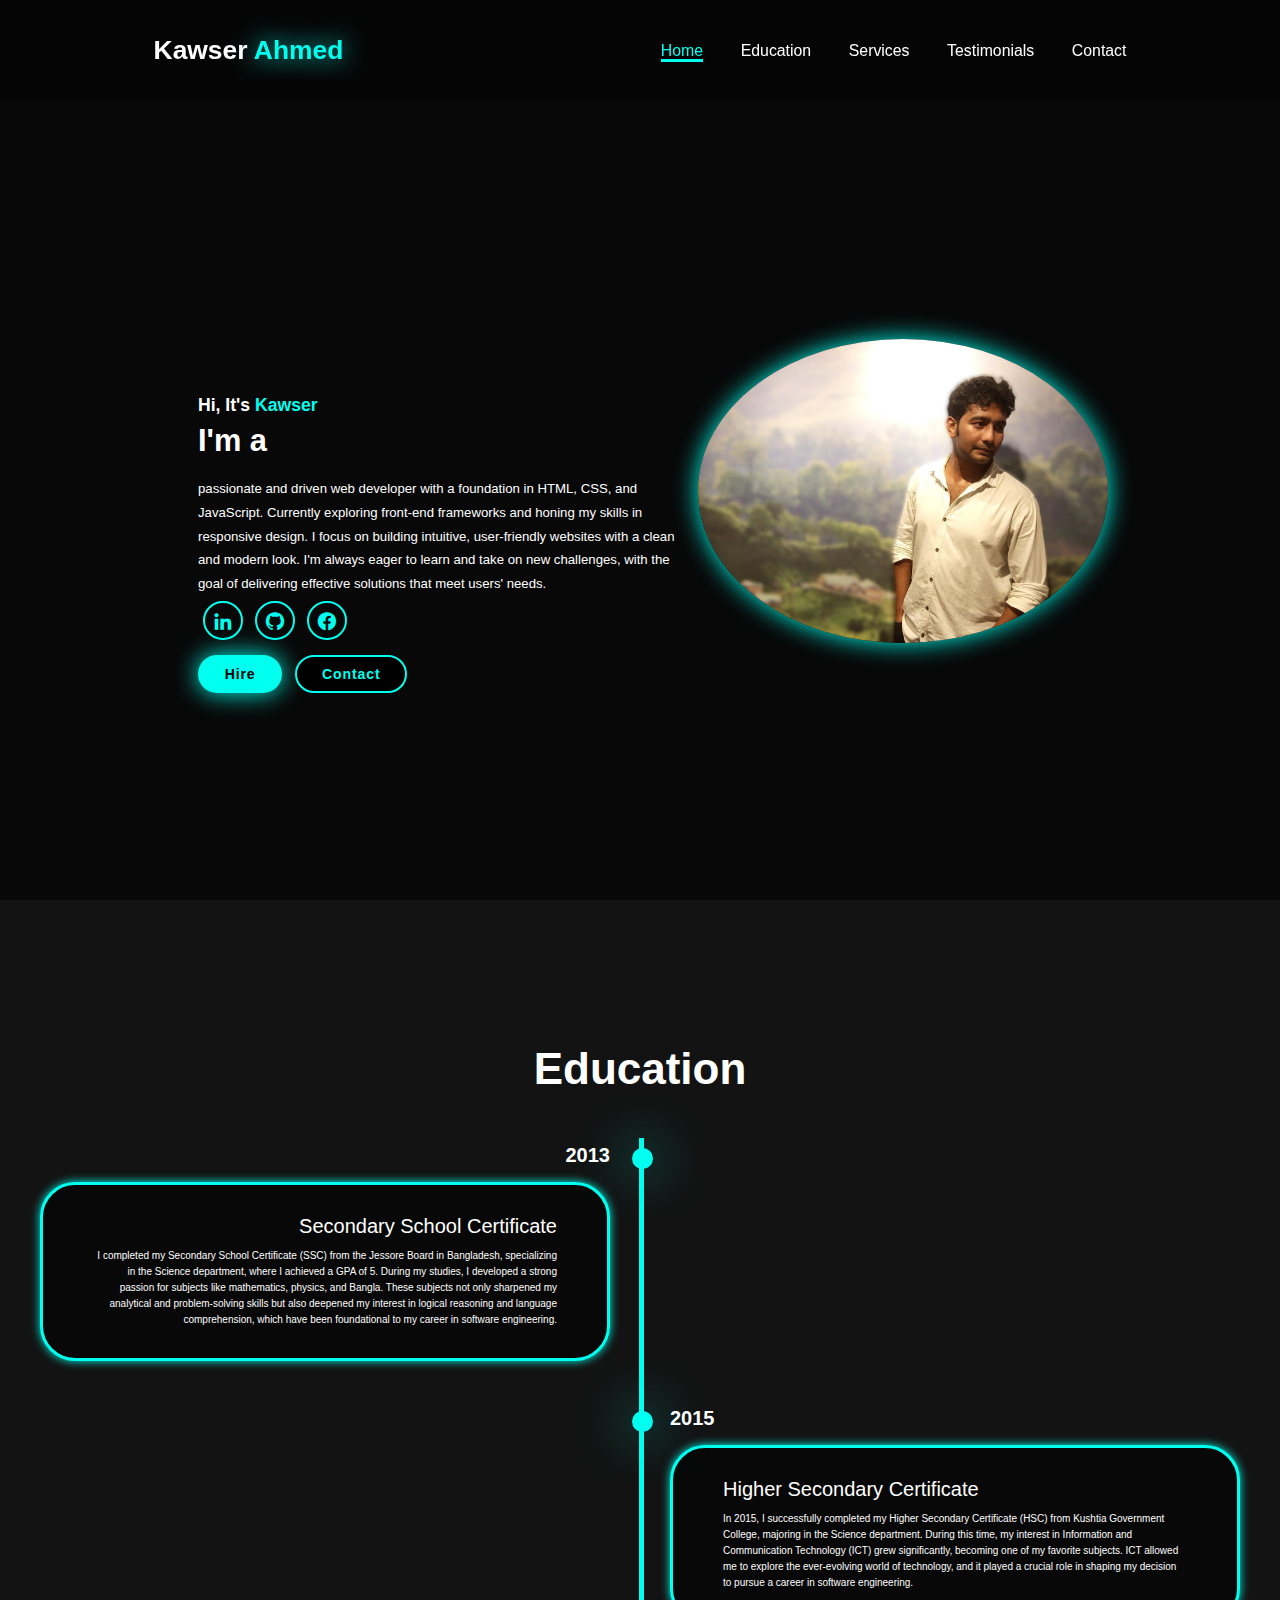
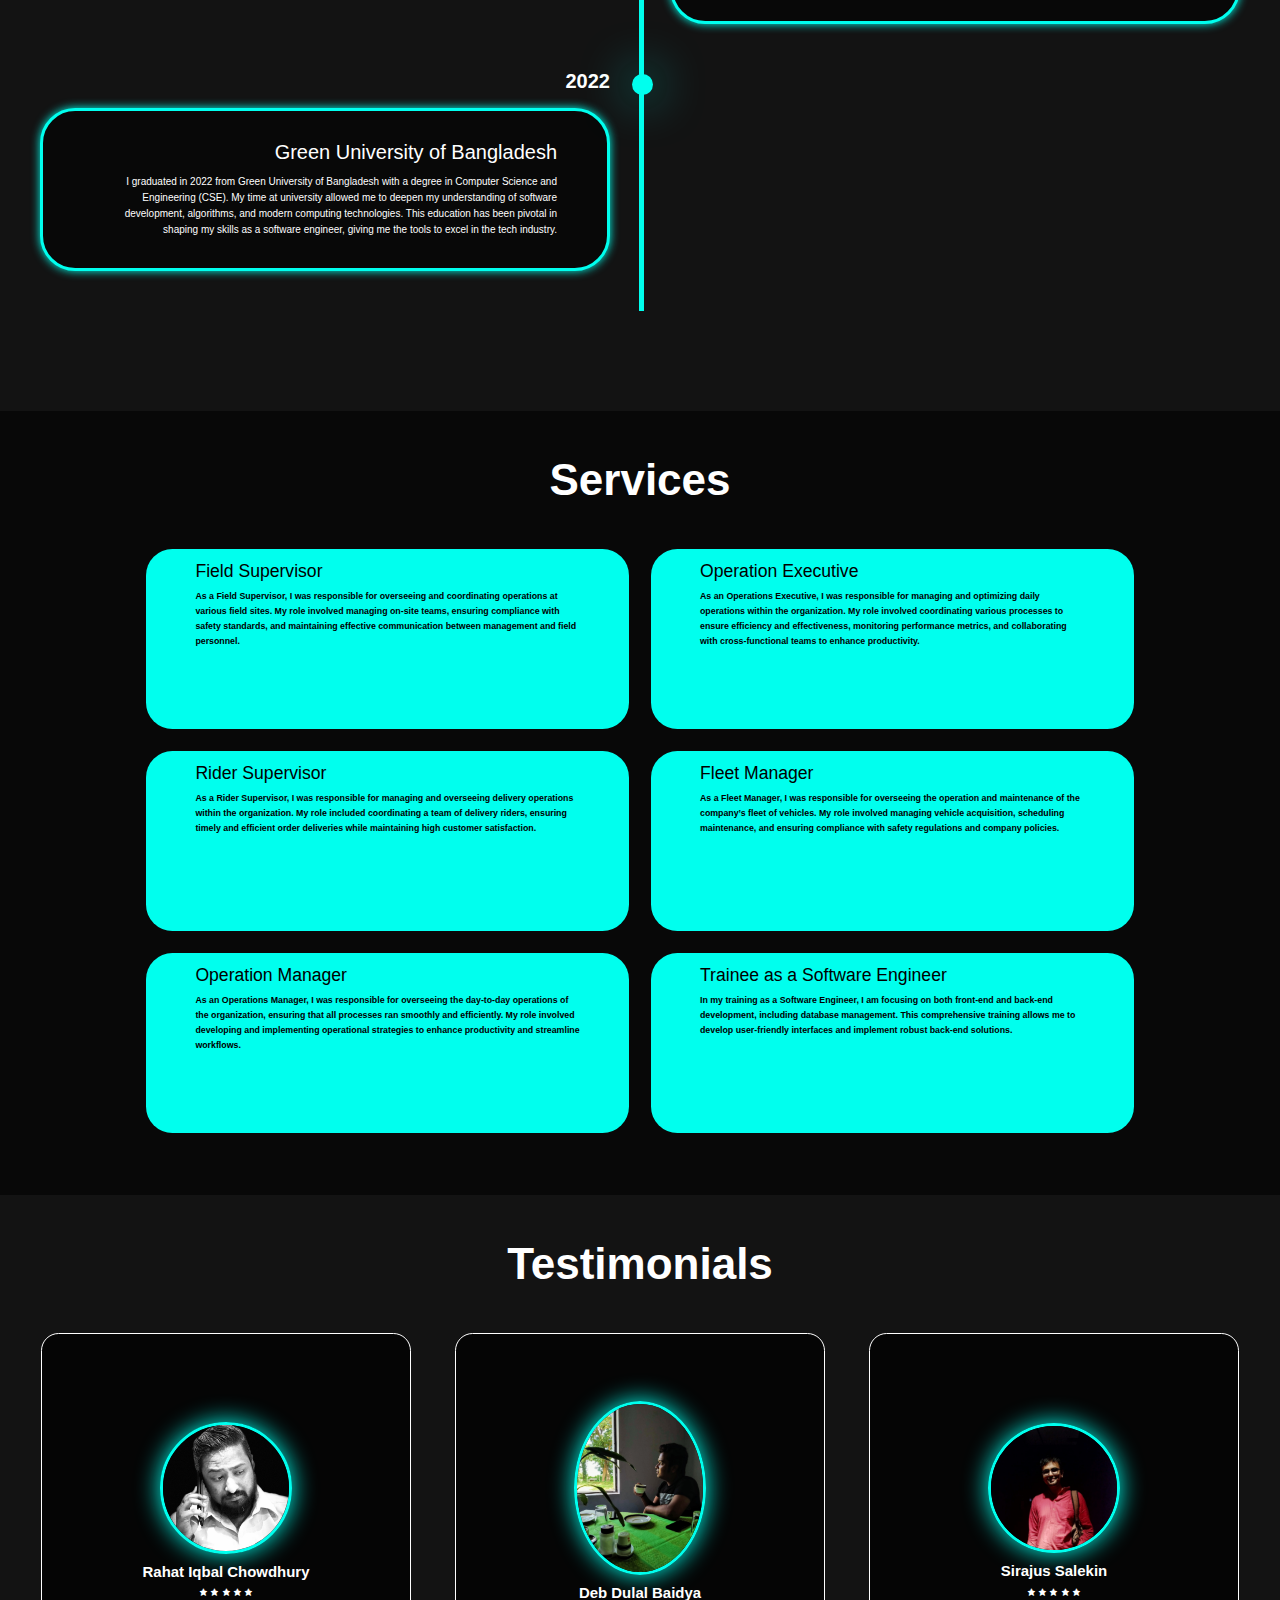
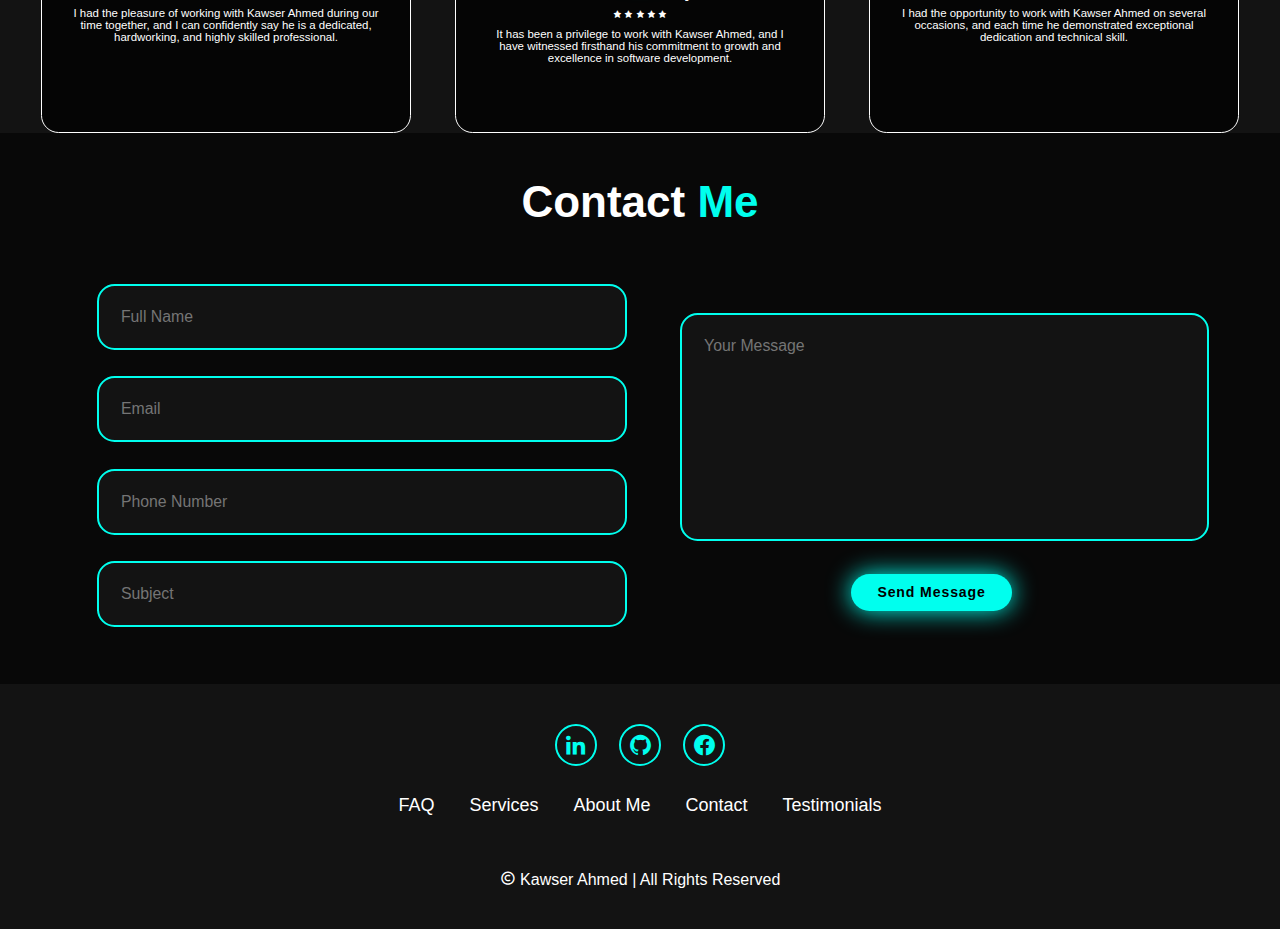
<file: index.html>
<!DOCTYPE html>
<html lang="en">
<head>
    <meta charset="UTF-8">
    <meta name="viewport" content="width=device-width, initial-scale=1.0">
    <title>Kawser_Ahmed</title>
    <link rel="stylesheet" href="style.css">
    <link href='https://unpkg.com/boxicons@2.1.4/css/boxicons.min.css' rel='stylesheet'> 
</head>
<body>
    <header class="header">
        <a href="#home" class="logo">Kawser<span> Ahmed</span></a>

        <i class='bx bx-menu' id="menu-icon" ></i>
        


        <nav class="navbar" >
           <a href="#home" class="active">Home</a>
           <a href="#education">Education</a>
           <a href="#services" >Services</a>
           <a href="#testimonials">Testimonials</a>
           <a href="#contact">Contact</a> 
           <i class='bx bx-cut' id="close-icon"></i>
        </nav>
    </header>


    <section class="home" id="home">
        <div class="home-content">
            <h1>Hi, It's <span>Kawser</span></h1>
            <h3 class="text-animation">I'm a <span></span></h3>
            <p>
                passionate and driven web developer 
                with a foundation in HTML, CSS, and 
                JavaScript. Currently exploring 
                front-end frameworks and honing 
                my skills in responsive design. 
                I focus on building intuitive, 
                user-friendly websites with a 
                clean and modern look. I'm always 
                eager to learn and take on new challenges, 
                with the goal of delivering effective 
                solutions that meet users' needs.
            </p>

            <div class="social-icon">
                <a href="https://www.linkedin.com/in/kawser-ahmed-47453918b/" target="_blank"><i class='bx bxl-linkedin' ></i></a>
                <a href="https://github.com/Ahmed143-9" target="_blank"><i class='bx bxl-github' ></i></a>
                <a href="https://www.facebook.com/kawserahmed.sajal" target="_blank"><i class='bx bxl-facebook-circle' ></i></a>
            </div>

            <div class="btn-group">
                <a href="hire.html" class="btn" id="hire-btn">Hire</a>
                <a href="#contact" class="btn" >Contact</a>
            </div>

            <div class="home-img">
                <img src="kawser.jpg" alt="">
            </div>
        </div>
    </section>
    

    <section class="education" id="education">
        <h2 class="heading">Education</h2>

        <div class="timeline-items">

            <div class="timeline-item">
                <div class="timeline-dot"></div>
                    <div class="timeline-date">2013
                    </div>
                    
                    <div class="timeline-content">
                            <h3>Secondary School Certificate</h3>
                            <p>
                                I completed my Secondary School Certificate (SSC)
                                 from the Jessore Board in Bangladesh, 
                                 specializing in the Science department, 
                                 where I achieved a GPA of 5. During my 
                                 studies, I developed a strong passion for 
                                 subjects like mathematics, physics, and
                                  Bangla. These subjects not only sharpened 
                                  my analytical and problem-solving skills 
                                  but also deepened my interest in logical 
                                  reasoning and language comprehension, 
                                  which have been foundational to my 
                                  career in software engineering.
                            </p>
                    </div>
                    
                
            </div>

            <div class="timeline-item">
                <div class="timeline-dot"></div>
                    <div class="timeline-date">2015
                    </div>
                    
                    <div class="timeline-content">
                            <h3>Higher Secondary Certificate</h3>
                            <p>
                                In 2015, I successfully completed my Higher Secondary 
                                Certificate (HSC) from Kushtia Government College, 
                                majoring in the Science department. During this time, 
                                my interest in Information and Communication Technology 
                                (ICT) grew significantly, becoming one of my favorite subjects. 
                                ICT allowed me to explore the ever-evolving world of technology,
                                 and it played a crucial role in shaping my decision to pursue a 
                                 career in software engineering.
                            </p>
                    </div>
                    
                
            </div>

            <div class="timeline-item">
                <div class="timeline-dot"></div>
                    <div class="timeline-date">2022
                    </div>
                    
                    <div class="timeline-content">
                            <h3>Green University of Bangladesh</h3>
                            <p>
                                I graduated in 2022 from Green University of 
                                Bangladesh with a degree in Computer Science and 
                                Engineering (CSE). My time at university allowed me 
                                to deepen my understanding of software development, 
                                algorithms, and modern computing technologies. 
                                This education has been pivotal in shaping my skills
                                 as a software engineer, giving me the tools to excel 
                                 in the tech industry.
                            </p>
                    </div>
                    
                
            </div>
        </div>
    </section>

    <section class="services" id="services">
        <h2 class="heading">Services</h2>

        <div class="services-container">
            

              <div class="service-box" >
                <div class="service-info">
                    <h4>Field Supervisor</h4>
                    <p>
                        As a Field Supervisor,
                         I was responsible for overseeing and coordinating operations at various 
                         field sites. My role involved managing on-site teams, ensuring compliance
                          with safety standards, and maintaining effective communication between 
                          management and field personnel.
                    </p>
                </div>
            </div>

            <div class="service-box" id="service-box2">
                <div class="service-info">
                    <h4>Operation Executive</h4>
                    <p>As an Operations Executive, 
                        I was responsible for managing 
                        and optimizing daily operations within 
                        the organization. My role involved 
                        coordinating various processes to 
                        ensure efficiency and effectiveness,
                         monitoring performance metrics, 
                         and collaborating with cross-functional
                          teams to enhance productivity.
                           </p>
                </div>
            </div>

            <div class="service-box" id="service-box1">
                <div class="service-info">
                    <h4>Rider Supervisor</h4>
                    <p>As a Rider Supervisor, I was responsible for managing 
                        and overseeing delivery operations within the organization. 
                        My role included coordinating a team of delivery riders, 
                        ensuring timely and efficient order deliveries while maintaining
                         high customer satisfaction.
                          </p>
                </div>
            </div>

            <div class="service-box "  id="service-box2">
                <div class="service-info">
                    <h4>Fleet Manager</h4>
                    <p>
                        As a Fleet Manager, I was responsible for overseeing 
                        the operation and maintenance of the company’s fleet of vehicles.
                         My role involved managing vehicle acquisition, scheduling maintenance, 
                         and ensuring compliance with safety regulations and company policies. 
                        
                    </p>
                </div>
            </div>

            <div class="service-box" id="service-box1">
                <div class="service-info">
                    <h4>Operation Manager</h4>
                    <p>
                        As an Operations Manager, I was responsible for overseeing the day-to-day 
                        operations of the organization, ensuring that all processes ran smoothly
                         and efficiently. My role involved developing and implementing operational
                          strategies to enhance productivity and streamline workflows.  
                          
                    </p>
                </div>
            </div>

            <div class="service-box" id="service-box2">
                <div class="service-info">
                    <h4>Trainee as a Software Engineer</h4>
                    <p>
                        In my training as a Software Engineer, 
                        I am focusing on both front-end and back-end 
                        development, including database management.
                         This comprehensive training allows me to 
                         develop user-friendly interfaces and implement 
                         robust back-end solutions. 
                    </p>
                </div>
            </div>

            

             
        </div>
    </section>

    <section class="testimonials" id="testimonials">
        <div class="testimonials-box">
            <h2 class="heading">Testimonials</h2>
    
            <div class="wrapper">
                <div class="testimonials-item">
                    <img src="rahat iqbal.jpg" alt="">
                    <h2>Rahat Iqbal Chowdhury</h2>
                    <div class="rating">
                        <i class='bx bxs-star'></i>
                        <i class='bx bxs-star'></i>
                        <i class='bx bxs-star'></i>
                        <i class='bx bxs-star'></i>
                        <i class='bx bxs-star'></i>
                    </div>
                    <p>
                        I had the pleasure of working with Kawser Ahmed during our time together, and I can confidently say he is a dedicated, hardworking, and highly skilled professional.
                    </p>
                </div>
    
                <div class="testimonials-item">
                    <img src="ovi.jpg" alt="">
                    <h2>Deb Dulal Baidya</h2>
                    <div class="rating">
                        <i class='bx bxs-star'></i>
                        <i class='bx bxs-star'></i>
                        <i class='bx bxs-star'></i>
                        <i class='bx bxs-star'></i>
                        <i class='bx bxs-star'></i>
                    </div>
                    <p>
                        It has been a privilege to work with Kawser Ahmed, and I have witnessed firsthand his commitment to growth and excellence in software development.
                    </p>
                </div>
    
                <div class="testimonials-item">
                    <img src="salekin.jpg" alt="">
                    <h2>Sirajus Salekin</h2>
                    <div class="rating">
                        <i class='bx bxs-star'></i>
                        <i class='bx bxs-star'></i>
                        <i class='bx bxs-star'></i>
                        <i class='bx bxs-star'></i>
                        <i class='bx bxs-star'></i>
                    </div>
                    <p>
                        I had the opportunity to work with Kawser Ahmed on several occasions, and each time he demonstrated exceptional dedication and technical skill.
                    </p>
                </div>
            </div>
        </div>
    </section>
    
  <section class="contact" id="contact">
    <h2 class="heading">Contact <span>Me</span></h2>

    <form action="">
        <div class="input-group">
            <div class="input-box">
                <input type="text" placeholder="Full Name">
                <input type="Email" placeholder="Email">
            </div>
            <div class="input-box">
                <input type="Number" placeholder="Phone Number">
                <input type="text" placeholder="Subject">
            </div>
        </div>
        <div class="input-group-2">
            <textarea name="" id="text" cols="30" rows="10" placeholder="Your Message" ></textarea>
            <input type="submit" value="Send Message" class="btn">
        </div>
    </form>
  </section>
  
  <footer class="footer">
    <div class="social">
        <a href="https://www.linkedin.com/in/kawser-ahmed-47453918b/" target="_blank"><i class='bx bxl-linkedin' ></i></a>
                <a href="https://github.com/Ahmed143-9" target="_blank"><i class='bx bxl-github' ></i></a>
                <a href="https://www.facebook.com/kawserahmed.sajal" target="_blank"><i class='bx bxl-facebook-circle' ></i></a> 
    </div>

    <ul class="list">
        <li>
            <a href="#">FAQ</a>
        </li>
        <li>
            <a href="#">Services</a>
        </li>
        <li>
            <a href="#">About Me</a>
        </li>
        <li>
            <a href="#">Contact</a>
        </li> 
        <li>
            <a href="#">Testimonials</a>
        </li> 
    </ul>

    <p class="copyright">
        <i class='bx bx-copyright'></i> Kawser Ahmed | All Rights Reserved
    </p>
  </footer>


    <script src="script.js"></script>
</body>
</html>
</file>
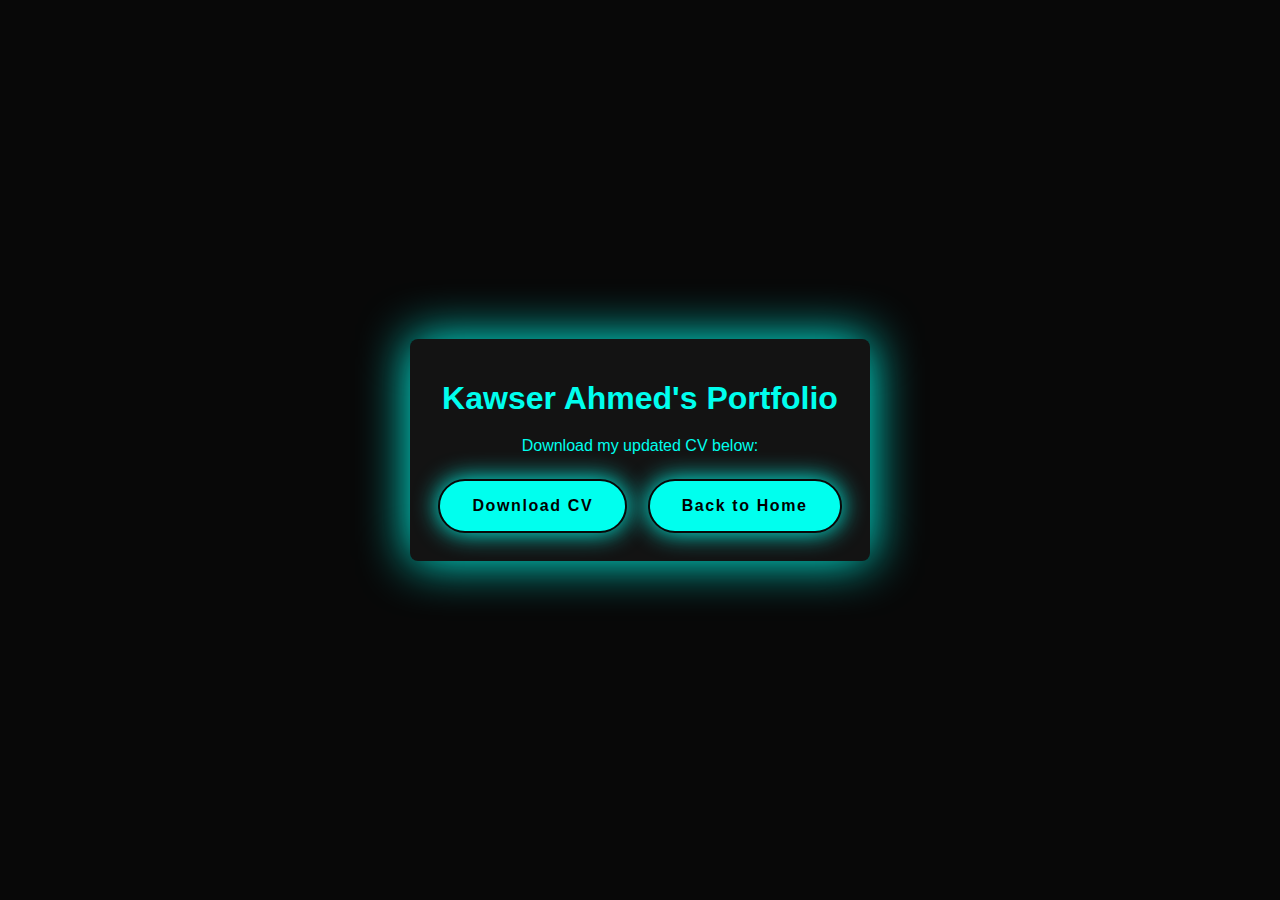
<file: hire.html>
<!DOCTYPE html>
<html lang="en">
<head>
    <meta charset="UTF-8">
    <meta name="viewport" content="width=device-width, initial-scale=1.0">
    <title>Kawser Ahmed's Portfolio</title>
    <link rel="stylesheet" href="hire.css">
</head>
<body>

<div class="container">
    <h1>Kawser Ahmed's Portfolio</h1>
    <p>Download my updated CV below:</p>
    <a href="Kawser_Ahmed-Updated Resume.pdf" download="Kawser_Ahmed_Resume.pdf" class="btn">Download CV</a>
    
    <!-- Back button -->
    <a href="index.html" class="btn">Back to Home</a> <!-- Replace "index.html" with the actual home page link -->
</div>

</body>
</html>
</file>
<file: style.css>
*{
    margin: 0;
    padding: 0;
    box-sizing: border-box;
    text-decoration: none;
    border: none;
    outline: none;
    scroll-behavior: smooth;
    font-family: "poppins", sans-serif;
}

:root{
   --bg-color: #080808;
     --second-bg-color: #131313;
     --text-color: white;
     --main-color: #00ffee;

}

html{
    font-size: 60%;
    overflow-x: hidden;
}

body{
    background: var(--bg-color);
    color: var(--text-color);
}

.header{
    position: fixed;
    top: 0;
    left: 0;
    width: 100%;
    padding: 4rem 12% 4rem;
    background: rgba(0, 0, 0, 0.3);
    backdrop-filter: blur(10px);
    display: flex;
    justify-content: space-between;
    align-items: center;
    z-index: 5;
}

.logo{
    font-size: 3rem;
    color: var(--text-color);
    font-weight: 800;
    cursor: pointer;
    transition: 0.3s ease;
}

.logo:hover{
    transform: scale(1.1);
}

.logo span{
    text-shadow: 0 0 25px var(--main-color);
}

.navbar a{
    font-size: 1.8rem;
    color: var(--text-color);
    margin-left: 4rem;
    font-weight: 500;
    transition: 0.3s ease;
    
    
}


.navbar a:hover{
    
        color: var(--main-color);
        border-bottom: 3px solid var(--main-color);
    
}

.navbar a.active{
    color: var(--main-color);
    border-bottom: 3px solid var(--main-color);
}

#menu-icon{
    font-size: 3.6rem;
    color: var(--main-color);
    display: none;

}
/* 
.home{
    display: flex;
    align-items: center;
    justify-content: center;
    gap: 15rem;
} */

.home {
    display: flex;               /* Ensure .home is a flex container */
    align-items: center;        /* Vertically center items */
    justify-content: center;     /* Horizontally center items */
    gap: 15rem;                 /* Space between items */
    min-height: 100vh;         /* Make sure it takes the full height */
}



/* .home-content{
    display: flex;
    flex-direction: column;
    align-items: baseline;
    text-align: left;
    justify-content: center;
    margin-top: 3rem;
} */


.home-content {
    display: flex;              /* Ensure home-content is also a flex container */
    flex-direction: column;     /* Stack items vertically */
    align-items: start;    /* Align items to the start (left) */
    text-align: left;           /* Align text to the left */
    justify-content: center;     /* Center items vertically */
    margin-top: 3rem;          /* Top margin */
}

span{
    color: var(--main-color);
}
.logo span{
    color: var(--main-color);
}

.home-content h3{
    margin-bottom: 2rem;
    margin-top: 1rem;
    font-size: 3.5rem;
}

.home-content h1{
    font-size: 2rem;
    font-weight: 700;
    margin-top: 1.5rem;
    line-height: 1;
}


.home-img{
    border-radius: 50%;
    
}

.home-img img{
    position: relative;
    top: 3rem;
    width: 32vw;
    border-radius: 50%;
    box-shadow: 0 0 25px var(--main-color);
    cursor: pointer;
    transition: 0.4s ease-in-out;
}
/* adding code */
.home-img{
    margin-left: 100%;
    margin-top: -380px;
}

.home-content{
    margin-left: -30%;
    margin-top: 8%;
}






.home-img img:hover{
    box-shadow: 0 0 25px var(--main-color);
      box-shadow:  0 0 50px var(--main-color);
         box-shadow: 0 0 100px var(--main-color);
}

.home-content p{
    font-size: 1.5rem;
    font-weight: 500;
    line-height: 1.8;
    max-width: 500px;
}



.social-icon a{
  display: inline-flex;
  justify-content: center;
  align-items: center;
  width: 4.5rem;
  height: 4.5rem;
  background: transparent;
  border: 2px solid var(--main-color);
  font-size: 2.5rem;
  border-radius: 50%;
  color: var(--main-color);
  margin-top: 10vh;
  margin: 5px;
}


.social-icon a:hover{
    color: var(--text-color);
    transform: scale(1.3)translateY(-5px);
    box-shadow: 0 0 25px var(--main-color);
    background-color: var(--main-color);
}

.btn{
    display: inline-block;
    padding: 1rem 2.8rem;
    background: var(--main-color);
    box-shadow: 0 0 25px var(--main-color);
    border-radius: 4rem;
    font-size: 1.6rem;
    color: black;
    border: 2px solid transparent;
    letter-spacing: 0.1rem;
    font-weight: 600;
    transition: 0.3s ease-in-out;
    cursor: pointer;
}



.btn:hover{
    transform: scale(1.05);
    box-shadow: 0 0 50px var(--main-color);
}

.btn-group{
    display: flex;
    align-items: center;
    gap: 1.5rem;
    margin-top: 10px;
}

.btn-group a:nth-of-type(2){
    background-color: black;
    color: var(--main-color);
    border: 2px solid var(--main-color);
    box-shadow: 0 0 25px transparent;
}



.btn-group a:nth-of-type(2):hover{
    box-shadow: 0 0 25pc var(--main-color);
    background-color: var(--main-color);
    color: black;
}

/* 2nd page from here */

.heading{
    font-size: 5rem;
    text-align: center;
    margin: 5rem 0;
}

.education{
    padding: 100px 15px;
    background: var(--second-bg-color);
}

.edication h2{
    margin-bottom: 5rem;
}

.timeline-items{
    max-width: 1200px;
    margin: auto;
    display: flex;
    flex-wrap: wrap;
    position: relative;
}

.timeline-items::before{
    content: "";
    position: absolute;
    width: 5px;
    height: 100%;
    background-color:var(--main-color) ;
    left: calc(50% - 1px);
}

.timeline-item{
    margin-bottom:40px ;
    width: 100%;
    position: relative;

}

.timeline-item-item:last-child{
    margin-bottom: 0;
}

.timeline-item:nth-child(odd){
    padding-right:calc(50% + 30px);
    text-align : right;

}

.timeline-item:nth-child(even){
    padding-left: calc(50% + 30px);;
}

.timeline-dot{
    height: 21px;
    width: 21px;
    background-color: var(--main-color);
    box-shadow: 0 0 25px var(--main-color);
    box-shadow: 0 0 50px var(--main-color);

    position: absolute;
    left: calc(50% - 8px);
    border-radius: 50%;
    top: 10px;
}

.timeline-date{
    font-size: 20px;
    font-weight: 800;
    color: white;
    margin: 6px 0 15px;
}

.timeline-content{
    background-color: var(--bg-color);
    border: 3px solid var(--main-color);
    padding: 30px 50px;
    border-radius: 4rem;
    box-shadow: 0 0 10px var(--main-color);
    cursor: pointer;
    transition: 0.3s ease-in-out;
}



.timeline-content:hover{
    transform: scale(1.05);
    box-shadow: 0 0 25px var(--main-color);
}

.timeline-content h3{
    font-size: 20px;
    color: white;
    margin: 0 0 10px;
    font-weight: 500;
}

.timeline-content p{
    color: white;
    font-size: 10px;
    font-weight: 300;
    line-height: 16px;
}

::-webkit-scrollbar{
    width: 15px;
}

::-webkit-scrollbar-thumb{
    background-color: var(--bg-color);
}

::-webkit-scrollbar-track{
    background-color: var(--bg-color);
    width: 50px;
}

/* 3rd page start */

.services{
    background: var(--bg-color);
    color: black;
    margin: 0 8% 0 8%;
}

.services h2{
    margin-bottom: 5rem;
    color: white;
}

.services-container{
    display: grid;
    grid-template-columns: repeat(2,1fr);
    align-items: center;
    gap: 2.5rem;

}

.service-box{
    background-color: var(--main-color);
    height: 300px;
    border-radius: 3rem;
    border: 5px solid transparent;
    cursor: pointer;
    transition: 0.4s ease-in-out;
      
}




.service-box:hover{
  background: white;
  color: black;
  border: 5px solid var(--main-color);
  transform: scale(1.03);
}

.service-box  {
    display: flex;
    flex-direction: column;
    text-align: left;
    max-height:180px ;
    justify-content: left;
    align-items: baseline;
    padding-left:  5rem;
    padding-right:  5rem;
}

.service-info h4{
    font-size: 2rem;
    font-weight: 500;
    line-height: 2;
}

.service-info p{
    font-size: 1rem;
    font-weight: 600;
    max-height: 100px;
    line-height: 1.7;
    margin: auto;
}

#midcon{
    margin-left: 320px !important;
    margin-right: -320px !important;
}

/* 4th page start */

.testimonials{
    background: var(--second-bg-color);
    

}


.testimonials-box{
    background-size: cover;
    display: flex;
    align-items: center;
    justify-content: center;
    flex-direction: column;
}

.testimonials .heading{
    margin-bottom: 5rem;
}

.testimonials-box img{
    width: 15rem;
    border-radius: 50%;
    border: 3px solid var(--main-color);
    box-shadow: 0 0 25px var(--main-color);
}

.wrapper{
    display: flex;
    grid-template-columns: repeat(3.1fr);
    gap: 1rem;
    scroll-behavior: smooth;
}

.testimonials-item{
    min-height: 400px;
    max-width: 370px;
    background: rgba(0, 0, 0, 0.7);
    border-radius: 2rem;
    margin: 0 2rem;
    padding: 30px 30px;
    cursor: pointer;
    display: flex;
    flex-direction: column;
    align-items: center;
    justify-content: center;
    text-align: center;
    gap: 1rem;
    color: white;
    transition: 0.4s ease-in-out;
    border: 1px solid white;
}


.testimonials-item:hover{
    border: 3px solid var(--main-color);
    transform: translateY(-10px) scale(1.03);
    box-shadow: 0 0 50px var(--main-color);
}

.testimonials-item h2{
    font-size: 1.7rem;

}

.testimonials-item p{
    font-size: 1.3rem;
}

#star{
    color: gold;
    font-size: 1rem;
    
}

.contact{
    background-color: var(--bg-color);
}

.contact h2{
    margin-bottom: 3rem;
    color: white;
}

.contact form{
    display: flex;
    align-items: center;
    justify-content: center;
    gap: 3rem;
    margin: 5rem auto;
    text-align: center;
}

.contact form .input-box{
    display: flex;
    justify-content: center;
    flex-wrap: wrap;
}

.contact form .input-box input,
.contact form textarea{
    width: 100%;
    padding: 2.5rem;
    font-size: 1.8rem;
    color: var(--text-color);
    background: var(--second-bg-color);
    border-radius: 2rem;
    border: 2px solid var(--main-color);
    margin: 1.5rem;
    resize: none;
}

.contact form .btn{
    margin-top: 2rem;
}

.footer{
    position: relative;
    bottom: 0;
    width: 100%;
    padding: 40px 0;
    background-color: var(--second-bg-color);
}

.footer .social{
    text-align: center;
    padding-bottom: 25px;
    color: var(--main-color);
}

.footer .social a{
    font-size: 25px;
    color: var(--main-color);
    border: 2px solid var(--main-color);
    width: 42px;
    height: 42px;
    line-height: 42px;
    display: inline-block;
    text-align: center;
    border-radius: 50%;
    margin: 0 10px;
    transition: 0.3s ease-in-out;
}



.footer .social a:hover{
    transform: scale(1.2) translateY(-10px);
    background-color: var(--main-color);
    color: black;
    box-shadow: 0 0 25px var(--main-color);
}

.footer ul{
    margin-top: 0;
    padding: 0;
    font-size: 18px;
    line-height: 1.6;
    margin-bottom: 0;
    text-align: center;
}

.footer ul li a{
    color: white;
    border-bottom: 3px solid transparent;
    transition: 0.3s ease-in-out;
}


.footer ul li a:hover{
    border-bottom: 3px solid var(--main-color);
}

.footer ul li{
    display: inline-block;
    padding: 0 15px;
}

.footer .copyright{
    margin-top: 50px;
    text-align: center;
    font-size: 16px;
    color: white;
}


@media(max-width:1285px){
    html{
        font-size: 55%;
    }

    .services-container{
        padding-bottom: 7rem;
        grid-template-columns: repeat(2,1fr);
        margin: 0 5rem;
    }
}

@media(max-width:991px){
    header{
        padding: 2rem 3%;
    }
    section{
        padding:10rem 3% 2rem;
    }
    .timeline-items::before{
        left:7px
    }
    .timeline-item:nth-last-child(odd){
        padding-right: 0;
        text-align: left;
    }

    .timeline-item:nth-last-child(odd),
    .timeline-item:nth-last-child(even){
        padding-left: 37px;
    }

    .timeline-dot{
        left: 0;
    }

    .services{
        padding-bottom: 7rem;
    }

    .testimonials .wrapper{
        grid-template-columns: repeat(1,1fr);
    }

    .contact form{
        flex-direction: column;
    }

    .footer{
        padding: 2rem 3%;

    }


}


@media(max-width:895px){
    #menu-icon{
        display: block;
    }

    .navbar{
        position: absolute;
        top: 100%;
        right: 0;
        width: 50%;
        padding: 1rem 3%;
        background: rgba(0, 0, 0, 0.8);
        backdrop-filter: blur(20px);
        border-bottom-left-radius: 2rem;
        border-left: 2px solid var(--main-color);
        border-bottom: 2px solid var(--main-color);
        display: none;
    }

    .navbar .active{
        display: block;
    }

    .navbar a{
        display: block;
        font-size: 2rem;
        margin: 3rem 0;
        color: white;
    }

    .home{
        flex-direction: column-reverse;
        margin: 543m 4rem;
    }

    .home-content h3{
     font-size: 2.6rem; 
    } 

    .home-content h1{
        font-size: 8rem;
        margin-top: 3rem;
    }

    .home-content p{
        max-width: 600px;
        margin: 0 auto;
    }
    .home-img img{
        width: 56vw;
    }
    .services h2{
        margin-bottom: 3rem;
    }

    .services-container{
        grid-template-columns: repeat(1,1fr);
    }
   
    
.logo:hover {
    transform: scale(1.1);
}

.navbar a:hover {

    color: var(--main-color);
    border-bottom: 3px solid var(--main-color);

}

.navbar a.active {
    color: var(--main-color);
    border-bottom: 3px solid var(--main-color);
}


.home-img img:hover {
    box-shadow: 0 0 25px var(--main-color);
    box-shadow: 0 0 50px var(--main-color);
    box-shadow: 0 0 100px var(--main-color);
}

.social-icon a:hover {
    color: var(--text-color);
    transform: scale(1.3)translateY(-5px);
    box-shadow: 0 0 25px var(--main-color);
    background-color: var(--main-color);
}


.btn:hover {
    transform: scale(1.05);
    box-shadow: 0 0 50px var(--main-color);
}


.btn-group a:nth-of-type(2):hover {
    box-shadow: 0 0 25pc var(--main-color);
    background-color: var(--main-color);
    color: black;
}


.timeline-content:hover {
    transform: scale(1.05);
    box-shadow: 0 0 25px var(--main-color);
}


.service-box:hover {
    background: white;
    color: black;
    border: 5px solid var(--main-color);
    transform: scale(1.03);
}

.testimonials-item:hover {
    border: 3px solid var(--main-color);
    transform: translateY(-10px) scale(1.03);
    box-shadow: 0 0 50px var(--main-color);
}

.footer .social a:hover {
    transform: scale(1.2) translateY(-10px);
    background-color: var(--main-color);
    color: black;
    box-shadow: 0 0 25px var(--main-color);
}

.footer ul li a:hover{
    border-bottom: 3px solid var(--main-color);
}

}

@media(max-width:599px){
    .home-img{
        margin-left: 22%;
        margin-top: -70vh;
    }
    
    .home-content{
        margin-left: 0%;
        margin-top: -20vh;
    }

    .home-content h3{
        margin-bottom: 2rem;
        margin-top: 1rem;
        font-size: 3.5rem;
    }
    
    .home-content h1{
        font-size: 2rem;
        font-weight: 700;
        margin-top: 1.5rem;
        line-height: 1;
    }
    
    
        
#midcon{
    margin-left: 0 !important;
    margin-right: 0 !important;
}
    
.testimonials-box{
    display: flex;
    flex-direction: grid;
}

.wrapper {
    width: 100%;
}

.wrapper{
   display: flex;
   flex-direction: column;
   align-items: center;
   gap: 20px;
}

.input-group-2{
    margin-right: 20px;
}

.input-group-2 input{
    margin-left: 40px;
}


    
    .navbar.active {
        display: flex; /* Show navbar when active */
    }

    #menu-icon {
        cursor: pointer; /* Change cursor to pointer */
    }
    
    .navbar {
        
        flex-direction: column;
        
        
        top: 60px;
        
        right: 0;
        padding: 1rem;
    }

    
}

#close-icon {
    font-size: 24px; 
    cursor: pointer; 
    display: none; 
    color: var(--main-color);
}


.navbar.active #close-icon {
    display: block; 
}


#close-icon:hover {
    color: #007bff; 
}

@media (max-width:599px){

    .home-img{
        margin-left: 22%;
        margin-top: -70vh;
    }

    .home-content h1{
        margin-top: -10vh;
    }

    .heading{
        margin-top: -20vh;
    }

    .contact h2{
        margin-top:-10rem;
    }
    .service-box {
        margin-left: -20px;
         max-height: 150px;
         width: 260px;
         justify-content: left;
         align-items: baseline;
         padding-left: 1rem;
         padding-right: 1rem;
         margin-left: 28px;
     }

     .timeline-content{
        margin-right: 10px;
     }
}

@media (max-width:376px){
    .services-container{
        margin: 10px;
    }

    .timeline-content{
        margin-right: 10px;
     }
}

@media (max-width:496px){
    .service-box {
       margin-left: -1px;
      
       
    }

    .timeline-content{
        margin-right: 10px;
     }
}
</file>
<file: hire.css>
:root{
    --bg-color: #080808;
      --second-bg-color: #131313;
      --text-color: white;
      --main-color: #00ffee;
 
 }
 

body {
    font-family: Arial, sans-serif;
    background-color: var(--bg-color);
    margin: 0;
    padding: 0;
    display: flex;
    justify-content: center;
    align-items: center;
    height: 100vh;
}
.container {
    background-color:var(--second-bg-color) ;
    padding: 20px;
    border-radius: 8px;
    box-shadow: 0 0 25px var(--main-color);
    box-shadow: 0 0 50px var(--main-color);  
    text-align: center;
    margin-left: 5%;
    margin-right: 5%;
}
.container h1 {
    margin-bottom: 20px;
}



.btn{
    display: inline-block;
    padding: 1rem 2rem;
    margin: 0.5rem;
    background: var(--main-color);
    box-shadow: 0 0 25px var(--main-color);
    border-radius: 4rem;
    font-size: 1rem;
    color: black ;
    border: 2px solid var(--bg-color);
    letter-spacing: 0.1rem;
    font-weight: 600;
    transition: 0.3s ease-in-out;
    cursor: pointer;

}

.container a{
    text-decoration: none;
    
}

.container h1{
    color: var(--main-color);
}

.container p{
    color: var(--main-color);
}

.btn:hover{
    transform: scale(1.05);
    box-shadow: 0 0 50px var(--main-color);
}
</file>
